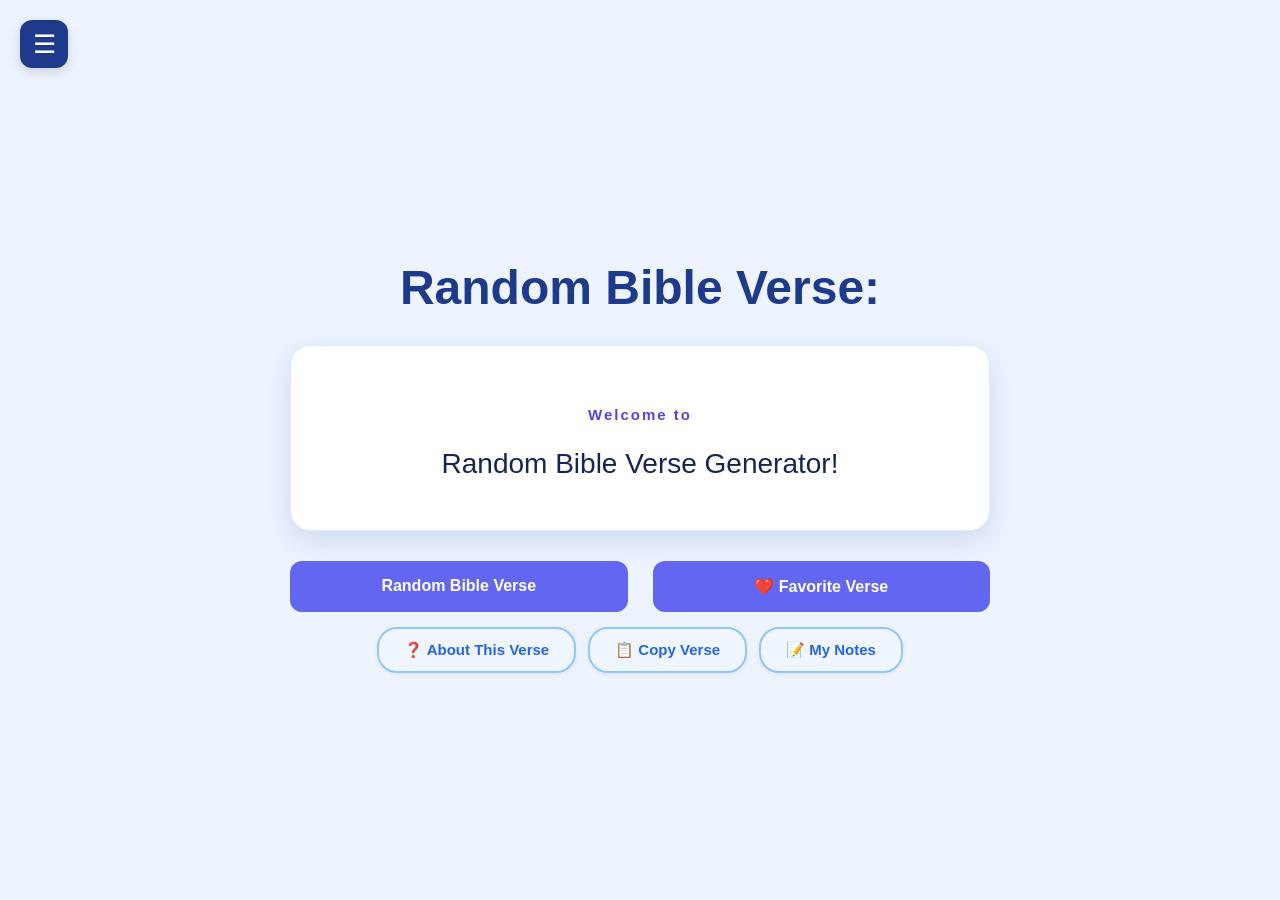
<file: Website/index.html>
<!DOCTYPE html>
<html lang="en">

<head>
	<meta charset="UTF-8">
	<meta name="viewport" content="width=device-width, initial-scale=1.0">

	<title>Random Bible Verse Generator</title>

<link rel="stylesheet" href="style.css">
</head>

<body>

<main class="container">

	<h1>Random Bible Verse:</h1>


<section class="verse-card">

	
<p id="verse-label">Welcome to</p>
	
<p id="verse">
	Random Bible Verse Generator!
	
</p>

</section>
	
<div class="button-container">

<button id="random-button">
	Random Bible Verse

</button>

<button id="favorite-button">
	❤️Favorite Verse
	
</button>

</div>

<div class="bottom-button-container">
    <button id="about-button">❓ About This Verse</button>
    <button id="copy-button">📋 Copy Verse</button>
    <button id="notes-button">📝 My Notes</button>
</div>

<section id="about-section">

    <h2>About This Verse</h2>

    <p id="about-text"></p>

</section>

<!-- PERSONAL NOTES ON VERSES -->

<section id="notes-section">

    <h2>📝 My Notes </h2>

    <p>
        Write your thoughts, reflections, or what this
        verse means to you.
    </p>

    <textarea
        id="verse-note"
        placeholder="Write your personal reflection here..."
        rows="5"
    ></textarea>

    <button id="save-note-button">
        💾 Save Note
    </button>

    <p id="note-status"></p>

</section>

<button id="menu-button">
    ☰
</button>

<nav id="side-menu">

    <a href="index.html">
        🏠 Random Verse
    </a>

    <a href="favorites.html">
        ❤️ Favorites
    </a>

    <a href="verse-of-the-day.html">
        📅 Verse of the Day
    </a>

    <a href="bible.html">
        📖 Bible Reading
    </a>
 
    <a href="journal.html">
        📔 Personal Journal
    </a>

    <button id="dark-mode-button">
        🌙 Dark Mode
    </button>

</nav>

</main>
	
<script src="verses.js"></script>
<script src="script.js"></script>
<script src="menu.js"></script>
<script src="dark-mode.js"></script>

</body>

</html>
</file>
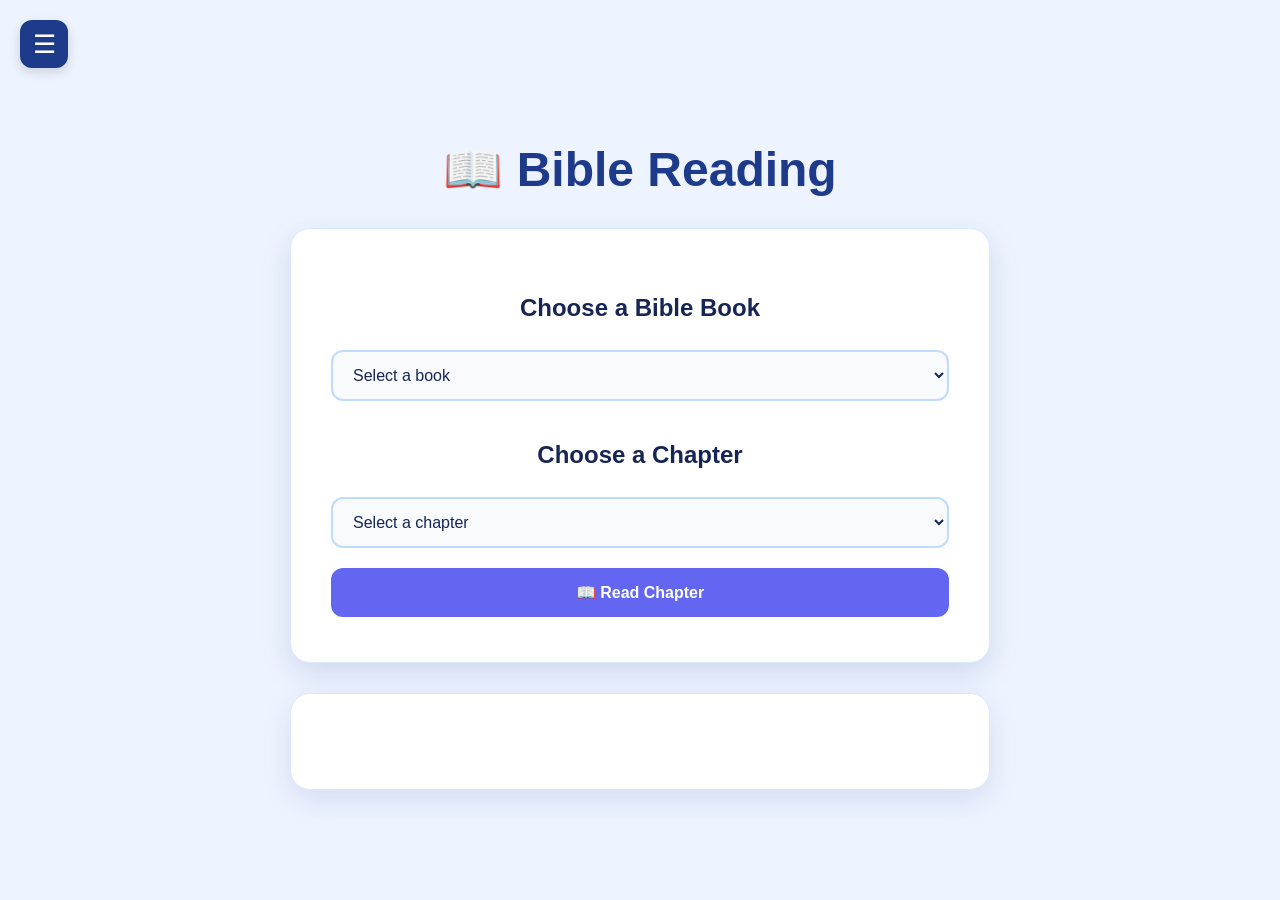
<file: Website/bible.html>
<!DOCTYPE html>
<html lang="en">

<head>

    <meta charset="UTF-8">

    <meta name="viewport"
          content="width=device-width, initial-scale=1.0">

    <title>Bible Reading</title>

    <link rel="stylesheet" href="style.css">

</head>


<body>

    <main class="container">

        <h1>📖 Bible Reading</h1>


        <section class="verse-card">

            <h2>Choose a Bible Book</h2>

            <select id="book-select">

                <option value="">Select a book</option>

                <option value="Genesis">Genesis</option>

                <option value="Exodus">Exodus</option>

                <option value="Matthew">Matthew</option>

                <option value="Mark">Mark</option>

                <option value="Luke">Luke</option>

                <option value="John">John</option>

                <option value="Romans">Romans</option>

                <option value="Revelation">Revelation</option>

            </select>


            <h2>Choose a Chapter</h2>

            <select id="chapter-select">

                <option value="">Select a chapter</option>

                <option value="1">Chapter 1</option>

                <option value="2">Chapter 2</option>

                <option value="3">Chapter 3</option>

            </select>


            <button id="read-button">
                📖 Read Chapter
            </button>

        </section>

<section id="reading-section">

    <h2 id="chapter-title"></h2>

    <div id="chapter-text"></div>

</section>

<button id="menu-button">
    ☰
</button>


<nav id="side-menu">

    <a href="index.html">
        🏠 Random Verse
    </a>

    <a href="favorites.html">
        ❤️ Favorites
    </a>

    <a href="verse-of-the-day.html">
        📅 Verse of the Day
    </a>

    <a href="bible.html">
        📖 Bible Reading
    </a>

 <a href="journal.html">
        📔 Personal Journal
    </a>

    <button id="dark-mode-button">
        🌙 Dark Mode
    </button>

</nav>

           </main>

<script src="bible.js"></script>
<script src="menu.js"></script>
<script src="dark-mode.js"></script>

</body>

</html>
</file>
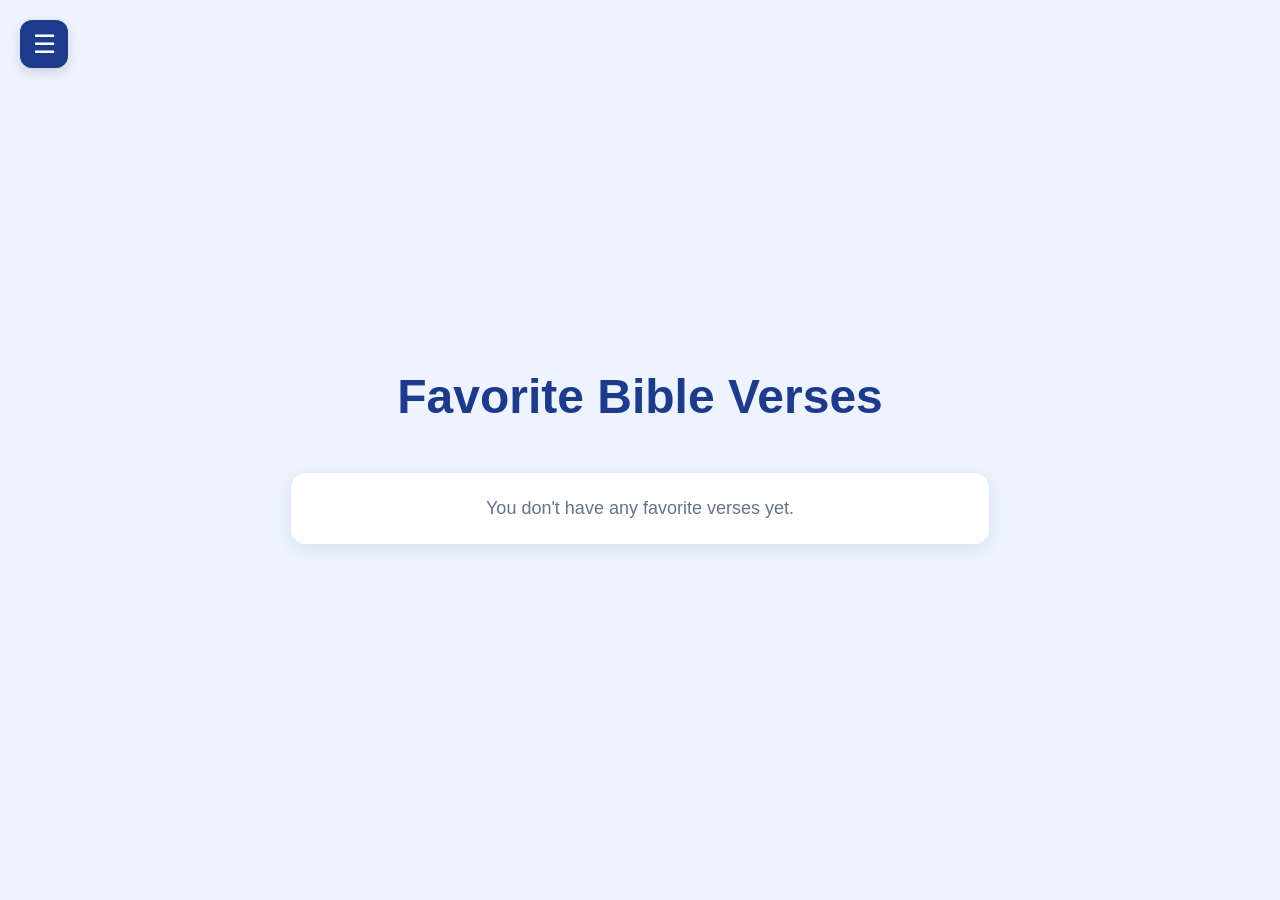
<file: Website/favorites.html>
<!DOCTYPE html>
<html lang="en">

<head>
    <meta charset="UTF-8">
    <meta name="viewport" content="width=device-width, initial-scale=1.0">

    <title>Favorite Bible Verses</title>

    <link rel="stylesheet" href="style.css">
</head>

<body>

    <main class="container">

               <h1>Favorite Bible Verses</h1>

        <section id="favorites-list"></section>


<button id="menu-button">
    ☰
</button>


<nav id="side-menu">

    <a href="index.html">
        🏠 Random Verse
    </a>

    <a href="favorites.html">
        ❤️ Favorites
    </a>

    <a href="verse-of-the-day.html">
        📅 Verse of the Day
    </a>

    <a href="bible.html">
        📖 Bible Reading
    </a>

 <a href="journal.html">
        📔 Personal Journal
    </a>

    <button id="dark-mode-button">
        🌙 Dark Mode
    </button>


</nav>

</main>

<script src="verses.js"></script>
<script src="favorites.js"></script>
<script src="menu.js"></script>
<script src="dark-mode.js"></script>

</body>

</html>
</file>
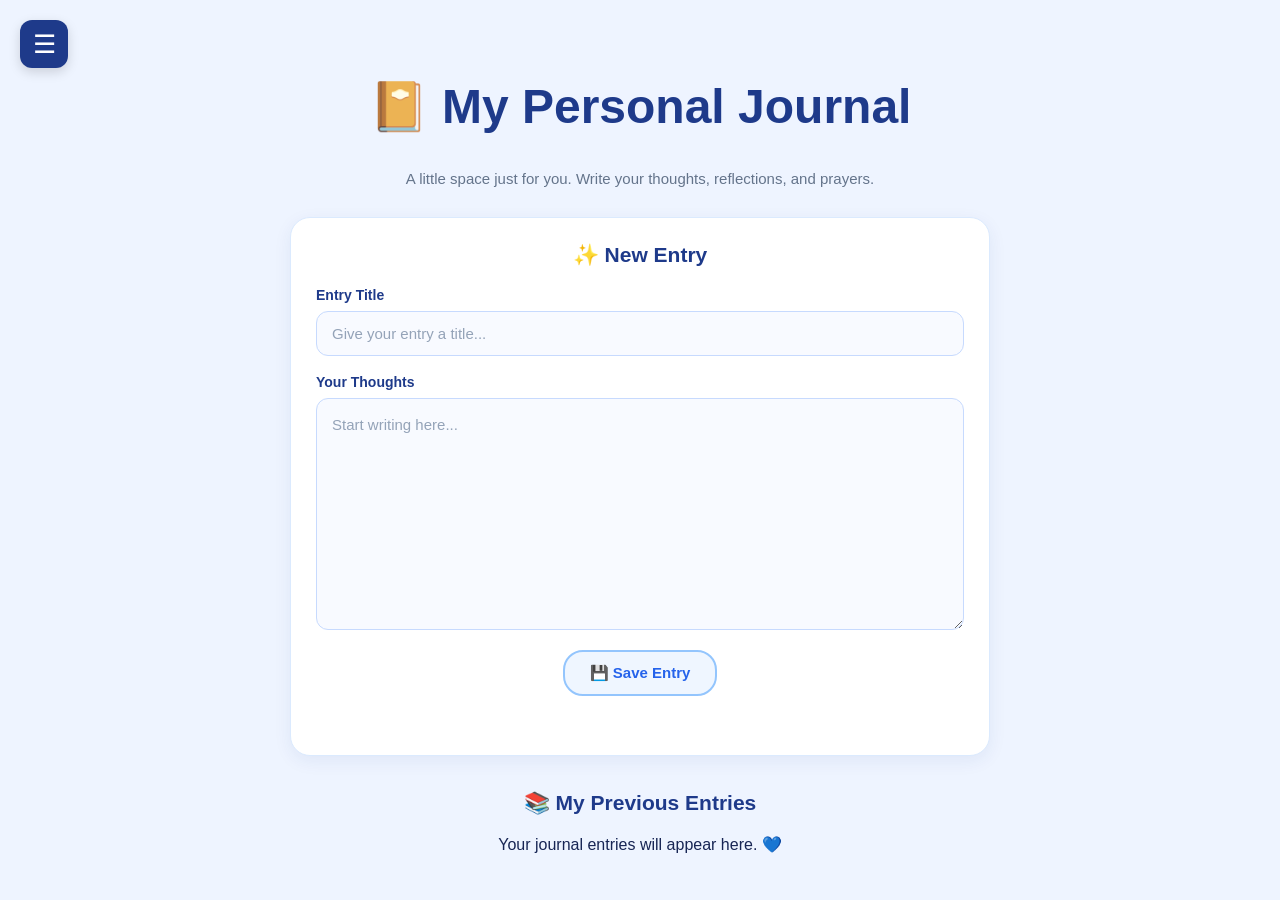
<file: Website/journal.html>
<!DOCTYPE html>
<html lang="en">
<head>
    <meta charset="UTF-8">
    <meta name="viewport" content="width=device-width, initial-scale=1.0">
    <title>My Personal Journal</title>
    <link rel="stylesheet" href="style.css">
</head>

<body>
    <main class="container">
        <h1>📔 My Personal Journal</h1>

        <p class="journal-intro">
            A little space just for you.
            Write your thoughts, reflections, and prayers.
        </p>

        <section class="journal-card">
            <h2>✨ New Entry</h2>

            <label for="journal-title">Entry Title</label>
            <input
                type="text"
                id="journal-title"
                placeholder="Give your entry a title..."
            >

            <label for="journal-text">Your Thoughts</label>
            <textarea
                id="journal-text"
                rows="8"
                placeholder="Start writing here..."
            ></textarea>

            <button id="save-entry-button">💾 Save Entry</button>
            <p id="journal-status"></p>
        </section>

        <section class="journal-entries-section">
            <h2>📚 My Previous Entries</h2>
            <div id="journal-entries"></div>
        </section>

        <!-- SLIDING MENU -->
        <button id="menu-button">☰</button>

        <nav id="side-menu">
            <a href="index.html">🏠 Random Verse</a>
            <a href="favorites.html">❤️ Favorites</a>
            <a href="verse-of-the-day.html">📅 Verse of the Day</a>
            <a href="bible.html">📖 Bible Reading</a>
            <a href="journal.html">📔 Personal Journal</a>

            <button id="dark-mode-button">🌙 Dark Mode</button>
        </nav>

           </main>

    <script src="journal.js"></script>
    <script src="menu.js"></script>
    <script src="dark-mode.js"></script>

</body>
</html>
</file>
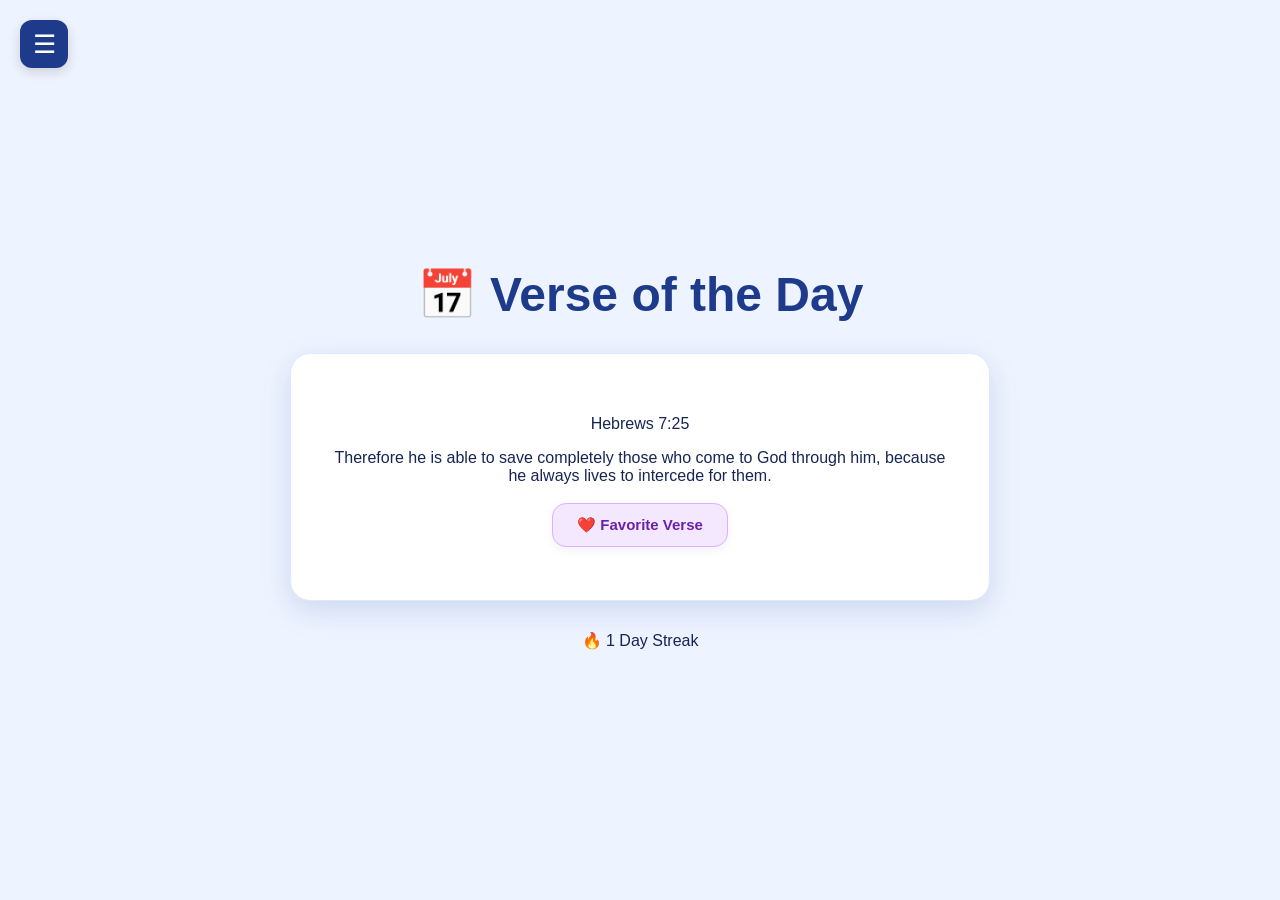
<file: Website/verse-of-the-day.html>
<!DOCTYPE html>
<html lang="en">

<head>
    <meta charset="UTF-8">
    <meta name="viewport" content="width=device-width, initial-scale=1.0">

    <title>Verse of the Day</title>

    <link rel="stylesheet" href="style.css">
</head>

<body>

    <main class="container">

        <h1>📅 Verse of the Day</h1>

        <section class="verse-card">

            <p id="daily-verse-label"></p>

            <p id="daily-verse"></p>

<button id="daily-favorite-button">
    ❤️ Favorite Verse
</button>

        </section>
<p id="streak"></p>

<button id="menu-button">
    ☰
</button>


<nav id="side-menu">

    <a href="index.html">
        🏠 Random Verse
    </a>

    <a href="favorites.html">
        ❤️ Favorites
    </a>

    <a href="verse-of-the-day.html">
        📅 Verse of the Day
    </a>

    <a href="bible.html">
        📖 Bible Reading
    </a>

 <a href="journal.html">
        📔 Personal Journal
    </a>

    <button id="dark-mode-button">
        🌙 Dark Mode
    </button>

</nav>

    </main>

<script src="verses.js"></script>
<script src="verse-of-the-day.js"></script>
<script src="menu.js"></script>
<script src="dark-mode.js"></script>

</body>

</html>
</file>
<file: Website/style.css>
* {
    box-sizing: border-box;
}

body {
    margin: 0;
    min-height: 100vh;

    display: flex;
    justify-content: center;
    align-items: center;

    font-family: Arial, sans-serif;

    background: #eef4ff;
    color: #172554;
}

.container {
    width: 90%;
    max-width: 700px;

    text-align: center;
}

h1 {
    font-size: 48px;
    margin-bottom: 30px;

    color: #1e3a8a;
}

.verse-card {
    background: white;

    padding: 45px 40px;

    border-radius: 20px;

    box-shadow: 0 10px 30px rgba(30, 58, 138, 0.15);

    margin-bottom: 30px;

    border: 1px solid #dbeafe;
}

#verse-label {
    font-size: 15px;

    font-weight: bold;

    letter-spacing: 2px;

    color: #4f46e5;

    margin-bottom: 20px;
}

#verse {
    font-size: 28px;

    line-height: 1.5;

    color: #172554;

    margin: 0;
}


/* MAIN BUTTONS */

.button-container {
    display: flex;

    gap: 25px;

    margin-top: 25px;
}

.button-container button {
    flex: 1;

    padding: 16px 20px;

    border: none;

    border-radius: 12px;

    font-size: 16px;

    font-weight: bold;

    cursor: pointer;

    background: #6366f1;

    color: white;

    transition:
        transform 0.2s ease,
        background 0.2s ease,
        box-shadow 0.2s ease;
}

.button-container button:hover {
    background: #4f46e5;

    transform: translateY(-3px);

    box-shadow: 0 8px 18px rgba(79, 70, 229, 0.25);
}


/* COPY BUTTON */

#copy-button {
    margin-top: 15px;

    padding: 12px 25px;

    border: none;

    border-radius: 20px;

    font-size: 15px;

    font-weight: bold;

    cursor: pointer;

    background: #e0e7ff;

    color: #3730a3;

    transition:
        transform 0.2s ease,
        background 0.2s ease;
}

#copy-button:hover {
    background: #c7d2fe;

    transform: translateY(-2px);
}


/* ABOUT BUTTON */

#about-button {
    margin-top: 15px;

    padding: 12px 25px;

    border: 2px solid #93c5fd;

    border-radius: 20px;

    font-size: 15px;

    font-weight: bold;

    cursor: pointer;

    background: #eff6ff;

    color: #2563eb;

    transition:
        transform 0.2s ease,
        background 0.2s ease,
        box-shadow 0.2s ease;
}

#about-button:hover {
    background: #dbeafe;

    transform: translateY(-2px);

    box-shadow: 0 6px 15px rgba(37, 99, 235, 0.18);
}


/* ABOUT SECTION */

#about-section {
    display: none;

    margin-top: 20px;

    padding: 25px;

    background: white;

    border-radius: 15px;

    box-shadow: 0 5px 20px rgba(30, 58, 138, 0.1);

    border: 1px solid #dbeafe;

    text-align: left;
}

#about-section h2 {
    margin-top: 0;

    color: #1e3a8a;
}

#about-text {
    line-height: 1.6;

    color: #334155;
}


/* FAVORITES PAGE */

#favorites-list {
    display: flex;

    flex-direction: column;

    gap: 20px;
}

.favorite-card {
    background: white;

    padding: 25px;

    border-radius: 15px;

    border: 1px solid #dbeafe;

    box-shadow: 0 5px 20px rgba(30, 58, 138, 0.1);

    text-align: left;
}

.favorite-card h3 {
    margin-top: 0;

    color: #1e3a8a;

    font-size: 20px;
}

.favorite-card p {
    color: #334155;

    font-size: 18px;

    line-height: 1.6;
}

.remove-favorite {
    margin-top: 10px;

    padding: 10px 16px;

    border: none;

    border-radius: 10px;

    background: #fee2e2;

    color: #b91c1c;

    font-weight: bold;

    cursor: pointer;

    transition:
        transform 0.2s ease,
        background 0.2s ease;
}

.remove-favorite:hover {
    background: #fecaca;

    transform: translateY(-2px);
}

.empty-favorites {
    background: white;

    padding: 25px;

    border-radius: 15px;

    border: 1px solid #dbeafe;

    box-shadow: 0 5px 20px rgba(30, 58, 138, 0.1);

    color: #64748b;

    font-size: 18px;

    text-align: center;
}

/* MENU BUTTON */
#menu-button {
    position: fixed;
    top: 20px;
    left: 20px;
    z-index: 1001;

    width: 48px;
    height: 48px;

    border: none;
    border-radius: 12px;

    background: #1e3a8a;
    color: white;

    font-size: 26px;
    cursor: pointer;

    box-shadow: 0 4px 12px rgba(0, 0, 0, 0.15);

    transition: left 0.3s ease, background 0.2s ease;
}

#menu-button:hover {
    background: #2563eb;
}

/* SLIDING SIDEBAR */
#side-menu {
    position: fixed;
    top: 0;
    left: 0;

    width: 270px;
    max-width: 85vw;
    height: 100vh;

    padding: 90px 20px 25px;
    box-sizing: border-box;

    display: flex;
    flex-direction: column;
    gap: 12px;

    background: #ffffff;
    border-right: 1px solid #dbeafe;
    box-shadow: 4px 0 20px rgba(0, 0, 0, 0.12);

    overflow-y: auto;
    z-index: 1000;

    transform: translateX(-100%);
    visibility: hidden;

    transition:
        transform 0.3s ease,
        visibility 0.3s ease;
}

/* SIDEBAR OPEN */
#side-menu.open {
    transform: translateX(0);
    visibility: visible;
}

/* SIDEBAR LINKS */
#side-menu a,
#side-menu button {
    display: block;
    width: 100%;
    box-sizing: border-box;

    padding: 14px 16px;

    border: none;
    border-radius: 10px;

    background: #eef4ff;
    color: #1e3a8a;

    font-size: 16px;
    font-family: inherit;
    text-align: left;
    text-decoration: none;

    cursor: pointer;
    transition: background 0.2s ease;
}

#side-menu a:hover,
#side-menu button:hover {
    background: #dbeafe;
}

/* DARK MODE */
body.dark-mode #side-menu {
    background: #172033;
    border-color: #334155;
}

body.dark-mode #side-menu a,
body.dark-mode #side-menu button {
    background: #263449;
    color: #e5edff;
}

body.dark-mode #side-menu a:hover,
body.dark-mode #side-menu button:hover {
    background: #334155;
}

/* DARK MODE */

body.dark-mode {
    background: #0f172a;

    color: #e2e8f0;
}

body.dark-mode h1 {
    color: #c7d2fe;
}

body.dark-mode .verse-card {
    background: #1e293b;

    border-color: #334155;

    box-shadow: 0 10px 30px rgba(0, 0, 0, 0.3);
}

body.dark-mode #verse {
    color: #e2e8f0;
}

body.dark-mode #verse-label {
    color: #a5b4fc;
}

body.dark-mode #about-section {
    background: #1e293b;

    border-color: #334155;
}

body.dark-mode #about-section h2 {
    color: #c7d2fe;
}

body.dark-mode #about-text {
    color: #cbd5e1;
}

body.dark-mode #side-menu {
    background: #1e293b;

    border-color: #6366f1;
}

body.dark-mode #side-menu a {
    background: #312e81;

    color: #e0e7ff;
}

body.dark-mode #side-menu a:hover {
    background: #3730a3;
}

body.dark-mode #menu-button {
    background: #1e293b;

    color: #c7d2fe;
}

body.dark-mode #menu-button:hover {
    background: #312e81;
}

body.dark-mode #dark-mode-button {
    background: #334155;

    color: #e2e8f0;
}

body.dark-mode #dark-mode-button:hover {
    background: #475569;
}


/* MOBILE DESIGN */

@media (max-width: 600px) {

    h1 {
        font-size: 34px;
    }

    #verse {
        font-size: 21px;
    }

    .verse-card {
        padding: 30px 20px;
    }

    .button-container {
        flex-direction: column;

        gap: 12px;
    }

    .button-container button {
        width: 100%;
    }

    #copy-button,
    #about-button {
        width: 100%;
    }

    #menu-button {
        width: 50px;

        height: 50px;

        font-size: 23px;
    }

    #side-menu {
        width: 200px;
    }

}

/* SMOOTH PAGE ANIMATION */

.container {
    animation: fadeIn 0.6s ease;
}

.verse-card {
    animation: slideUp 0.6s ease;
}


@keyframes fadeIn {

    from {
        opacity: 0;
    }

    to {
        opacity: 1;
    }

}


@keyframes slideUp {

    from {
        opacity: 0;
        transform: translateY(15px);
    }

    to {
        opacity: 1;
        transform: translateY(0);
    }

}

/* BUTTON PRESS EFFECT */

button:active {
    transform: scale(0.97);
}

/* BIBLE READING PAGE */

#reading-section {
    margin-top: 30px;

    background: white;

    padding: 35px;

    border-radius: 20px;

    border: 1px solid #dbeafe;

    box-shadow: 0 10px 30px rgba(30, 58, 138, 0.12);

    text-align: left;

    animation: slideUp 0.5s ease;
}

#chapter-title {
    margin-top: 0;

    color: #1e3a8a;

    text-align: center;

    font-size: 30px;

    margin-bottom: 25px;
}

#chapter-text {
    font-size: 18px;

    line-height: 1.8;

    color: #334155;
}

/* BIBLE READING CONTROLS */

#book-select,
#chapter-select {
    width: 100%;

    padding: 14px 16px;

    margin-top: 8px;
    margin-bottom: 20px;

    border: 2px solid #bfdbfe;

    border-radius: 12px;

    background: #f8fafc;

    color: #172554;

    font-size: 16px;

    cursor: pointer;

    outline: none;

    transition:
        border-color 0.2s ease,
        box-shadow 0.2s ease;
}

#book-select:focus,
#chapter-select:focus {
    border-color: #6366f1;

    box-shadow:
        0 0 0 3px rgba(99, 102, 241, 0.15);
}


#read-button {
    width: 100%;

    padding: 15px 20px;

    border: none;

    border-radius: 12px;

    background: #6366f1;

    color: white;

    font-size: 16px;

    font-weight: bold;

    cursor: pointer;

    transition:
        background 0.2s ease,
        transform 0.2s ease,
        box-shadow 0.2s ease;
}

#read-button:hover {
    background: #4f46e5;

    transform: translateY(-2px);

    box-shadow:
        0 8px 18px rgba(79, 70, 229, 0.25);
}

/* BIBLE READING DARK MODE */

body.dark-mode #book-select,
body.dark-mode #chapter-select {
    background: #1e293b;

    color: #e2e8f0;

    border-color: #475569;
}

body.dark-mode #book-select:focus,
body.dark-mode #chapter-select:focus {
    border-color: #818cf8;

    box-shadow:
        0 0 0 3px rgba(129, 140, 248, 0.2);
}

body.dark-mode #reading-section {
    background: #1e293b;

    border-color: #334155;

    box-shadow:
        0 10px 30px rgba(0, 0, 0, 0.3);
}

body.dark-mode #chapter-title {
    color: #c7d2fe;
}

body.dark-mode #chapter-text {
    color: #cbd5e1;
}

/* DARK MODE BUTTON */

#dark-mode-button {
    padding: 12px 16px;

    border: none;

    border-radius: 10px;

    background: #eef2ff;

    color: #3730a3;

    font-size: 15px;

    font-weight: bold;

    cursor: pointer;

    transition:
        background 0.2s ease,
        transform 0.2s ease;
}

#dark-mode-button:hover {
    background: #dbeafe;

    transform: translateY(-2px);
}

/* DARK MODE LINKS */

body.dark-mode a {
    color: #a5b4fc;
}

body.dark-mode a:hover {
    color: #c7d2fe;
}

#side-menu #dark-mode-button {
    width: 100%;

    border: none;

    padding: 14px 16px;

    border-radius: 10px;

    background: #eef2ff;

    color: #3730a3;

    font-size: 15px;

    font-weight: bold;

    cursor: pointer;

    text-align: left;

    transition:
        background 0.2s ease,
        transform 0.2s ease;
}

#side-menu #dark-mode-button:hover {
    background: #dbeafe;

    transform: translateX(-3px);
}


body.dark-mode #side-menu #dark-mode-button {
    background: #312e81;

    color: #e0e7ff;
}

body.dark-mode #side-menu #dark-mode-button:hover {
    background: #3730a3;
}

/* PRETTY DAILY FAVORITE BUTTON */

#daily-favorite-button {
    display: block;
    margin: 18px auto 8px;
    padding: 12px 24px;

    background: #f3e8ff;
    color: #6b21a8;

    border: 1px solid #d8b4fe;
    border-radius: 14px;

    font-size: 15px;
    font-weight: 600;
    font-family: inherit;

    cursor: pointer;

    box-shadow: 0 3px 8px rgba(107, 33, 168, 0.08);

    transition:
        background 0.2s ease,
        transform 0.2s ease,
        box-shadow 0.2s ease;
}

#daily-favorite-button:hover {
    background: #e9d5ff;
    box-shadow: 0 5px 12px rgba(107, 33, 168, 0.15);
    transform: translateY(-2px);
}

#daily-favorite-button:active {
    transform: translateY(0);
}


/* PRETTY PERSONAL NOTES SECTION */

#notes-section {
    margin-top: 28px;
    padding: 24px;
    background: #ffffff;
    border: 1px solid #dbeafe;
    border-radius: 20px;
    box-shadow: 0 5px 18px rgba(30, 58, 138, 0.07);
    text-align: center;
}

#notes-section h2 {
    color: #1e3a8a;
    font-size: 22px;
    margin-top: 0;
    margin-bottom: 10px;
}

#notes-section p {
    color: #64748b;
    font-size: 14px;
    line-height: 1.6;
}

#verse-note {
    display: block;
    box-sizing: border-box;
    width: 100%;
    min-height: 140px;
    margin-top: 18px;
    padding: 15px;
    background: #f8faff;
    color: #1e293b;
    border: 1px solid #c7dafe;
    border-radius: 14px;
    font-family: inherit;
    font-size: 15px;
    line-height: 1.7;
    resize: vertical;
    outline: none;
    transition: border-color 0.2s ease, box-shadow 0.2s ease;
}

#verse-note:focus {
    border-color: #818cf8;
    box-shadow: 0 0 0 3px rgba(129, 140, 248, 0.15);
}

#verse-note::placeholder {
    color: #94a3b8;
}

#save-note-button {
    margin-top: 16px;
    padding: 12px 24px;
    background: #f3e8ff;
    color: #6b21a8;
    border: 1px solid #d8b4fe;
    border-radius: 14px;
    font-family: inherit;
    font-size: 15px;
    font-weight: 600;
    cursor: pointer;
    box-shadow: 0 3px 8px rgba(107, 33, 168, 0.08);
    transition: background 0.2s ease, transform 0.2s ease;
}

#save-note-button:hover {
    background: #e9d5ff;
    transform: translateY(-2px);
}

#save-note-button:active {
    transform: translateY(0);
}

#note-status {
    min-height: 20px;
    margin-bottom: 0;
    font-size: 14px;
    color: #15803d;
}


/* SMALLER BOTTOM BUTTONS */

.bottom-button-container {
    display: flex;
    justify-content: center;
    align-items: center;
    flex-wrap: wrap;
    gap: 10px;
    margin-top: 18px;
}

.bottom-button-container button {
    padding: 9px 14px;
    font-size: 13px;
    font-family: inherit;
    border-radius: 12px;
    cursor: pointer;
    transition: transform 0.2s ease, background 0.2s ease;
}

.bottom-button-container button:hover {
    transform: translateY(-2px);
}

#notes-section {
    display: none;
}

#notes-section.notes-open {
    display: block;
}


/* MATCHING BOTTOM BUTTONS */

.bottom-button-container {
    display: flex;
    justify-content: center;
    align-items: center;
    flex-wrap: wrap;
    gap: 12px;
    margin-top: 20px;
}

.bottom-button-container button {
    padding: 10px 16px;
    background: #f3e8ff;
    color: #6b21a8;
    border: 1px solid #d8b4fe;
    border-radius: 13px;
    font-family: inherit;
    font-size: 13px;
    font-weight: 600;
    cursor: pointer;
    box-shadow: 0 3px 8px rgba(107, 33, 168, 0.08);
    transition: background 0.2s ease,
                transform 0.2s ease,
                box-shadow 0.2s ease;
}

.bottom-button-container button:hover {
    background: #e9d5ff;
    transform: translateY(-2px);
    box-shadow: 0 5px 12px rgba(107, 33, 168, 0.15);
}

.bottom-button-container button:active {
    transform: translateY(0);
}


/* MATCH ALL THREE BOTTOM BUTTONS TO ABOUT THIS VERSE */

.bottom-button-container button,
.bottom-button-container #about-button,
.bottom-button-container #copy-button,
.bottom-button-container #notes-button {
    background: #ffffff;
    color: #1e3a8a;
    border: 1px solid #bfdbfe;
    border-radius: 12px;
    padding: 10px 16px;
    font-family: inherit;
    font-size: 13px;
    font-weight: 600;
    box-shadow: 0 2px 6px rgba(30, 58, 138, 0.06);
}

.bottom-button-container button:hover,
.bottom-button-container #about-button:hover,
.bottom-button-container #copy-button:hover,
.bottom-button-container #notes-button:hover {
    background: #eff6ff;
    color: #1e3a8a;
    border-color: #93c5fd;
    transform: translateY(-2px);
    box-shadow: 0 4px 10px rgba(30, 58, 138, 0.12);
}


/* ALIGN THE THREE BOTTOM BUTTONS */

.bottom-button-container {
    display: flex;
    justify-content: center;
    align-items: stretch;
    flex-wrap: wrap;
    gap: 12px;
}

.bottom-button-container button {
    box-sizing: border-box;
    margin: 0;
    align-self: center;
}


/* MATCHING BOTTOM BUTTONS */

.bottom-button-container {
    display: flex;
    justify-content: center;
    align-items: center;
    flex-wrap: wrap;
    gap: 12px;
    margin-top: 15px;
}

.bottom-button-container #about-button,
.bottom-button-container #copy-button,
.bottom-button-container #notes-button {
    margin: 0;
    padding: 12px 25px;
    border: 2px solid #93c5fd;
    border-radius: 20px;
    font-size: 15px;
    font-weight: bold;
    cursor: pointer;
    background: #eff6ff;
    color: #2563eb;
    font-family: inherit;
    line-height: normal;
    box-sizing: border-box;
    align-self: center;
    transition:
        transform 0.2s ease,
        background 0.2s ease,
        box-shadow 0.2s ease;
}

.bottom-button-container #about-button:hover,
.bottom-button-container #copy-button:hover,
.bottom-button-container #notes-button:hover {
    background: #dbeafe;
    transform: translateY(-2px);
    box-shadow: 0 4px 10px rgba(37, 99, 235, 0.15);
}


/* ============================= */
/* PERSONAL JOURNAL DESIGN */
/* ============================= */

.journal-intro {
    max-width: 500px;
    margin: 0 auto 25px;
    color: #64748b;
    font-size: 15px;
    line-height: 1.8;
    text-align: center;
}

.journal-card {
    margin: 25px auto;
    padding: 25px;
    background: #ffffff;
    border: 1px solid #dbeafe;
    border-radius: 20px;
    box-shadow: 0 5px 18px rgba(30, 58, 138, 0.07);
    text-align: left;
}

.journal-card h2,
.journal-entries-section h2 {
    margin-top: 0;
    margin-bottom: 20px;
    color: #1e3a8a;
    font-size: 21px;
    text-align: center;
}

.journal-card label {
    display: block;
    margin-top: 18px;
    margin-bottom: 8px;
    color: #1e3a8a;
    font-size: 14px;
    font-weight: 600;
}

#journal-title,
#journal-text {
    box-sizing: border-box;
    display: block;
    width: 100%;
    padding: 13px 15px;
    background: #f8faff;
    color: #1e293b;
    border: 1px solid #c7dafe;
    border-radius: 12px;
    font-family: inherit;
    font-size: 15px;
    outline: none;
    transition: border-color 0.2s ease,
                box-shadow 0.2s ease;
}

#journal-title:focus,
#journal-text:focus {
    border-color: #818cf8;
    box-shadow: 0 0 0 3px rgba(129, 140, 248, 0.15);
}

#journal-text {
    min-height: 180px;
    line-height: 1.7;
    resize: vertical;
}

#journal-title::placeholder,
#journal-text::placeholder {
    color: #94a3b8;
}

#save-entry-button {
    display: block;
    margin: 20px auto 0;
    padding: 12px 25px;
    background: #eff6ff;
    color: #2563eb;
    border: 2px solid #93c5fd;
    border-radius: 20px;
    font-family: inherit;
    font-size: 15px;
    font-weight: bold;
    cursor: pointer;
    transition: transform 0.2s ease,
                background 0.2s ease,
                box-shadow 0.2s ease;
}

#save-entry-button:hover {
    background: #dbeafe;
    transform: translateY(-2px);
    box-shadow: 0 4px 10px rgba(37, 99, 235, 0.12);
}

#journal-status {
    min-height: 20px;
    margin-bottom: 0;
    color: #15803d;
    font-size: 14px;
    text-align: center;
}

.journal-entries-section {
    margin-top: 35px;
}

#journal-entries {
    display: flex;
    flex-direction: column;
    gap: 16px;
}


/* JOURNAL EDIT AND DELETE BUTTONS */

.journal-action-button {
    padding: 9px 16px;
    background: #eff6ff;
    color: #2563eb;
    border: 1px solid #93c5fd;
    border-radius: 14px;
    font-family: inherit;
    font-size: 13px;
    font-weight: 600;
    cursor: pointer;
    transition: background 0.2s ease,
                transform 0.2s ease;
}

.journal-action-button:hover {
    background: #dbeafe;
    transform: translateY(-2px);
}


/* PRETTY SAVED JOURNAL ENTRIES */

.journal-entry-card {
    background: #ffffff;
    border: 1px solid #bfdbfe;
    border-radius: 20px;
    padding: 22px;
    margin-bottom: 5px;
    box-shadow: 0 4px 14px rgba(30, 58, 138, 0.07);
    overflow-wrap: anywhere;
}

.journal-entry-card h3 {
    color: #1e3a8a;
    margin-top: 0;
    margin-bottom: 8px;
    font-size: 19px;
}

.journal-entry-date {
    color: #64748b;
    font-size: 12px;
    margin-bottom: 16px;
}

.journal-entry-text {
    background: #f8faff;
    border: 1px solid #dbeafe;
    border-radius: 14px;
    padding: 16px;
    color: #334155;
    font-size: 15px;
    line-height: 1.8;
    white-space: pre-wrap;
    overflow-wrap: anywhere;
    margin: 0;
}

/* PRETTY EDIT AND DELETE BUTTONS */

.journal-action-button {
    padding: 10px 18px;
    background: #eff6ff;
    color: #2563eb;
    border: 2px solid #93c5fd;
    border-radius: 18px;
    font-family: inherit;
    font-size: 13px;
    font-weight: bold;
    cursor: pointer;
    box-shadow: 0 2px 6px rgba(37, 99, 235, 0.06);
    transition: transform 0.2s ease,
                background 0.2s ease,
                box-shadow 0.2s ease;
}

.journal-action-button:hover {
    background: #dbeafe;
    transform: translateY(-2px);
    box-shadow: 0 4px 10px rgba(37, 99, 235, 0.12);
}

.journal-action-button:active {
    transform: translateY(0);
}


/* Journal text in dark mode */
body.dark-mode .journal-intro {
    color: #cbd5e1;
}

body.dark-mode .journal-entries-section h2 {
    color: #e2e8f0;
}
</file>
